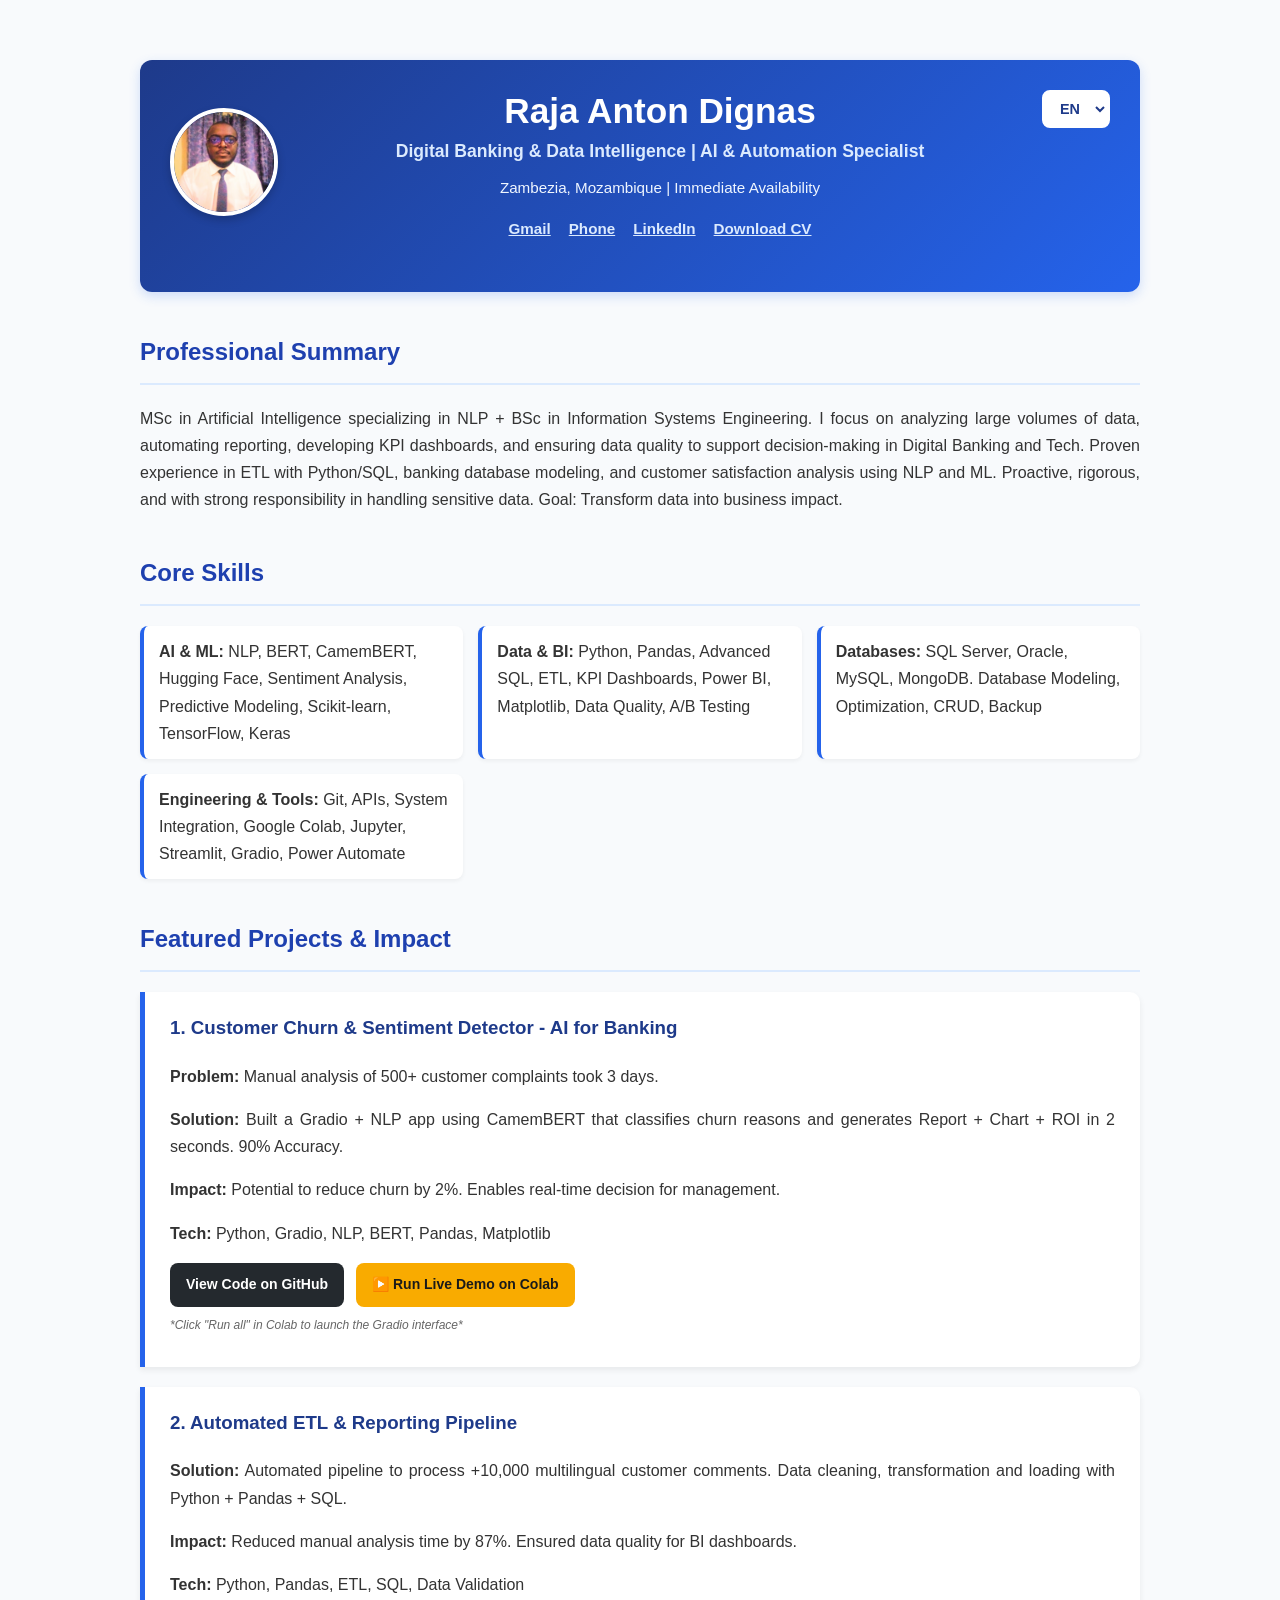
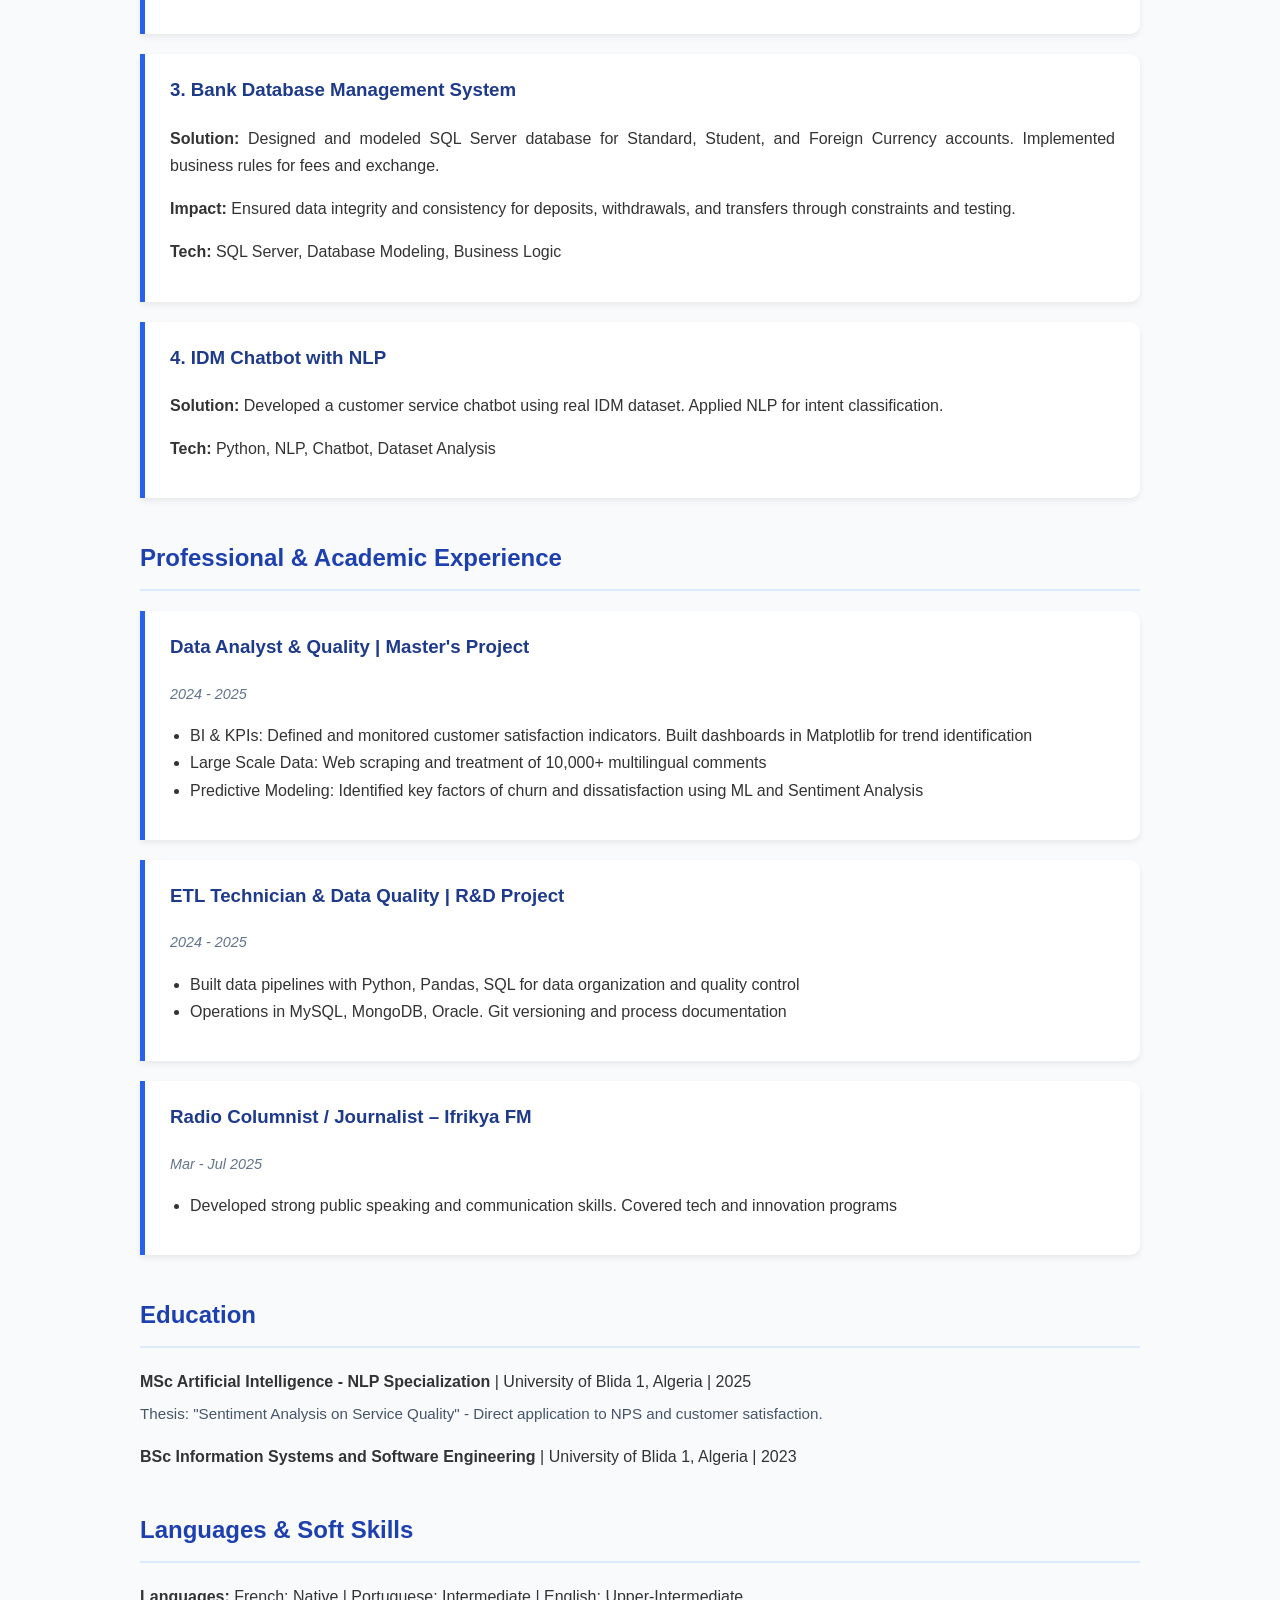
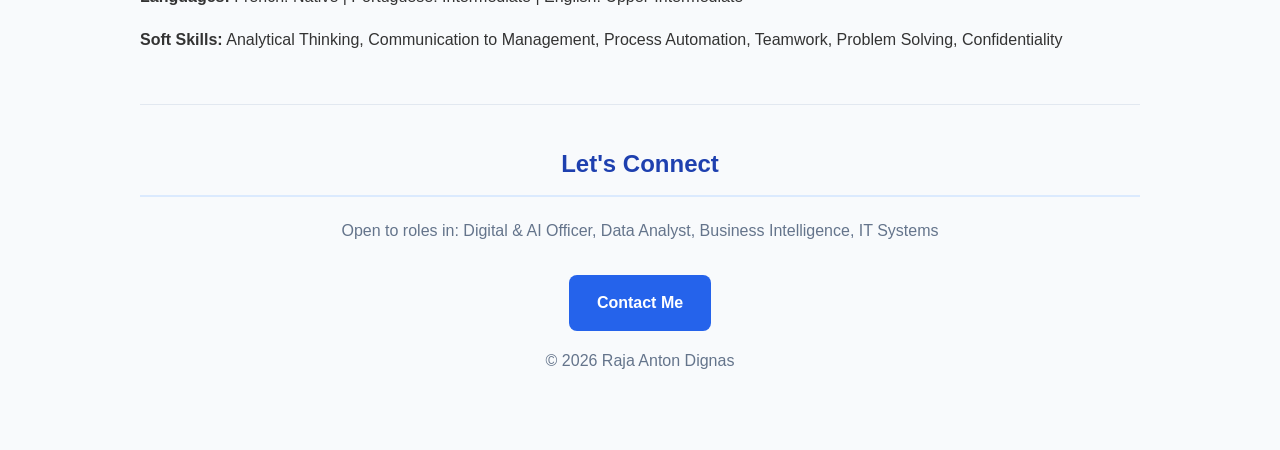
<file: index.html>
<!DOCTYPE html>
<html lang="en">
<head>
  <meta charset="UTF-8">
  <meta name="viewport" content="width=device-width, initial-scale=1.0">
  <title>Raja Anton Dignas | Digital, Data & AI Specialist</title>
  <link rel="stylesheet" href="style.css">
  <!-- Google tag (gtag.js) -->
<script async src="https://www.googletagmanager.com/gtag/js?id=G-S1X7XJHLY7"></script>
<script>
  window.dataLayer = window.dataLayer || [];
  function gtag(){dataLayer.push(arguments);}
  gtag('js', new Date());

  gtag('config', 'G-S1X7XJHLY7');
</script>
</head>
<body>
  <header>
  <div class="header-top">
    <!-- 1. Photo à Gauche -->
    <div class="header-left">
      <img src="photo.jpg" alt="Raja Anton Dignas" class="profile-pic">
    </div>

    <!-- 2. Nom + Infos au Centre -->
    <div class="header-center">
      <h1>Raja Anton Dignas</h1>
      <p class="subtitle">Digital Banking & Data Intelligence | AI & Automation Specialist</p>
      <p class="header-info">Zambezia, Mozambique | Immediate Availability</p>

      <!-- Les liens en dessous du nom -->
      <div class="links">
        <a href="mailto:rajadignas@gmail.com" target="_blank">Gmail</a>
        <a href="tel:+258849115598">Phone</a>
        <a href="https://linkedin.com/in/raja-dignas-117759208" target="_blank">LinkedIn</a>
        <a href="CV_Raja_Dignas_EN.pdf" target="_blank">Download CV</a>
      </div>
    </div>

    <!-- 3. Langue à Droite -->
    <div class="header-right">
      <div class="lang-dropdown">
        <select onchange="window.location.href=this.value">
          <option value="index.html" selected>EN</option>
          <option value="index_pt.html">PT</option>
          <option value="index_fr.html">FR</option>
        </select>
      </div>
    </div>
  </div>
  </header>
  <main>
    <section>
      <h2>Professional Summary</h2>
      <p>MSc in Artificial Intelligence specializing in NLP + BSc in Information Systems Engineering. 
      I focus on analyzing large volumes of data, automating reporting, developing KPI dashboards, and ensuring data quality to support decision-making in Digital Banking and Tech.  
      Proven experience in ETL with Python/SQL, banking database modeling, and customer satisfaction analysis using NLP and ML. 
      Proactive, rigorous, and with strong responsibility in handling sensitive data. Goal: Transform data into business impact.</p>
    </section>

    <section>
      <h2>Core Skills</h2>
      <div class="skills-grid">
        <div><b>AI & ML:</b> NLP, BERT, CamemBERT, Hugging Face, Sentiment Analysis, Predictive Modeling, Scikit-learn, TensorFlow, Keras</div>
        <div><b>Data & BI:</b> Python, Pandas, Advanced SQL, ETL, KPI Dashboards, Power BI, Matplotlib, Data Quality, A/B Testing</div>
        <div><b>Databases:</b> SQL Server, Oracle, MySQL, MongoDB. Database Modeling, Optimization, CRUD, Backup</div>
        <div><b>Engineering & Tools:</b> Git, APIs, System Integration, Google Colab, Jupyter, Streamlit, Gradio, Power Automate</div>
      </div>
    </section>

    <section>
      <h2>Featured Projects & Impact</h2>

      <div class="projet">
  <h3>1. Customer Churn & Sentiment Detector - AI for Banking</h3>
  <p><b>Problem:</b> Manual analysis of 500+ customer complaints took 3 days.</p>
  <p><b>Solution:</b> Built a Gradio + NLP app using CamemBERT that classifies churn reasons and generates Report + Chart + ROI in 2 seconds. 90% Accuracy.</p>
  <p><b>Impact:</b> Potential to reduce churn by 2%. Enables real-time decision for management.</p>
  <p><b>Tech:</b> Python, Gradio, NLP, BERT, Pandas, Matplotlib</p>
  
  <div class="project-buttons">
    <a href="https://github.com/JeremieRaja/my_portefolio.github.io/blob/main/projects/churn-detector/app.py" target="_blank" class="btn-code">
      View Code on GitHub
    </a>
    <a href="https://colab.research.google.com/github/JeremieRaja/my_portefolio.github.io/blob/main/projects/churn-detector/churn_detector_abc.ipynb" target="_blank" class="btn-demo">
      ▶️ Run Live Demo on Colab
    </a>
  </div>
  <p class="demo-note">*Click "Run all" in Colab to launch the Gradio interface*</p>
      </div>

      <div class="projet">
        <h3>2. Automated ETL & Reporting Pipeline</h3>
        <p><b>Solution:</b> Automated pipeline to process +10,000 multilingual customer comments. Data cleaning, transformation and loading with Python + Pandas + SQL.</p>
        <p><b>Impact:</b> Reduced manual analysis time by 87%. Ensured data quality for BI dashboards.</p>
        <p><b>Tech:</b> Python, Pandas, ETL, SQL, Data Validation</p>
      </div>
      
      <div class="projet">
        <h3>3. Bank Database Management System</h3>
        <p><b>Solution:</b> Designed and modeled SQL Server database for Standard, Student, and Foreign Currency accounts. Implemented business rules for fees and exchange.</p>
        <p><b>Impact:</b> Ensured data integrity and consistency for deposits, withdrawals, and transfers through constraints and testing.</p>
        <p><b>Tech:</b> SQL Server, Database Modeling, Business Logic</p>
      </div>

      <div class="projet">
        <h3>4. IDM Chatbot with NLP</h3>
        <p><b>Solution:</b> Developed a customer service chatbot using real IDM dataset. Applied NLP for intent classification.</p>
        <p><b>Tech:</b> Python, NLP, Chatbot, Dataset Analysis</p>
      </div>
    </section>

    <section>
      <h2>Professional & Academic Experience</h2>
      <div class="job">
        <h3>Data Analyst & Quality | Master's Project</h3>
        <p class="date">2024 - 2025</p>
        <ul>
          <li>BI & KPIs: Defined and monitored customer satisfaction indicators. Built dashboards in Matplotlib for trend identification</li>
          <li>Large Scale Data: Web scraping and treatment of 10,000+ multilingual comments</li>
          <li>Predictive Modeling: Identified key factors of churn and dissatisfaction using ML and Sentiment Analysis</li>
        </ul>
      </div>
      <div class="job">
        <h3>ETL Technician & Data Quality | R&D Project</h3>
        <p class="date">2024 - 2025</p>
        <ul>
          <li>Built data pipelines with Python, Pandas, SQL for data organization and quality control</li>
          <li>Operations in MySQL, MongoDB, Oracle. Git versioning and process documentation</li>
        </ul>
      </div>
       <div class="job">
        <h3>Radio Columnist / Journalist – Ifrikya FM</h3>
        <p class="date">Mar - Jul 2025</p>
        <ul>
          <li>Developed strong public speaking and communication skills. Covered tech and innovation programs</li>
        </ul>
      </div>
    </section>

    <section>
      <h2>Education</h2>
      <p><b>MSc Artificial Intelligence - NLP Specialization</b> | University of Blida 1, Algeria | 2025</p>
      <p class="thesis">Thesis: "Sentiment Analysis on Service Quality" - Direct application to NPS and customer satisfaction.</p>
      <p><b>BSc Information Systems and Software Engineering</b> | University of Blida 1, Algeria | 2023</p>
    </section>

    <section>
      <h2>Languages & Soft Skills</h2>
      <p><b>Languages:</b> French: Native | Portuguese: Intermediate | English: Upper-Intermediate</p>
      <p><b>Soft Skills:</b> Analytical Thinking, Communication to Management, Process Automation, Teamwork, Problem Solving, Confidentiality</p>
    </section>
  </main>

  <footer>
    <h2>Let's Connect</h2>
    <p>Open to roles in: Digital & AI Officer, Data Analyst, Business Intelligence, IT Systems</p>
    <a href="mailto:rajadignas@gmail.com" class="btn">Contact Me</a>
    <p>© 2026 Raja Anton Dignas</p>
  </footer>
  <script>
window.chatbaseConfig = { language: 'en' }
</script>
<script>
(function(){if(!window.chatbase||window.chatbase("getState")!=="initialized"){window.chatbase=(...arguments)=>{if(!window.chatbase.q){window.chatbase.q=[]}window.chatbase.q.push(arguments)};window.chatbase=new Proxy(window.chatbase,{get(target,prop){if(prop==="q"){return target.q}return(...args)=>target(prop,...args)}})}const onLoad=function(){const script=document.createElement("script");script.src="https://www.chatbase.co/embed.min.js";script.id="YCt8oozWC76lnCBlqDg6C";script.domain="www.chatbase.co";document.body.appendChild(script)};if(document.readyState==="complete"){onLoad()}else{window.addEventListener("load",onLoad)}})();
  </script>
</body>
  </html>
</file>
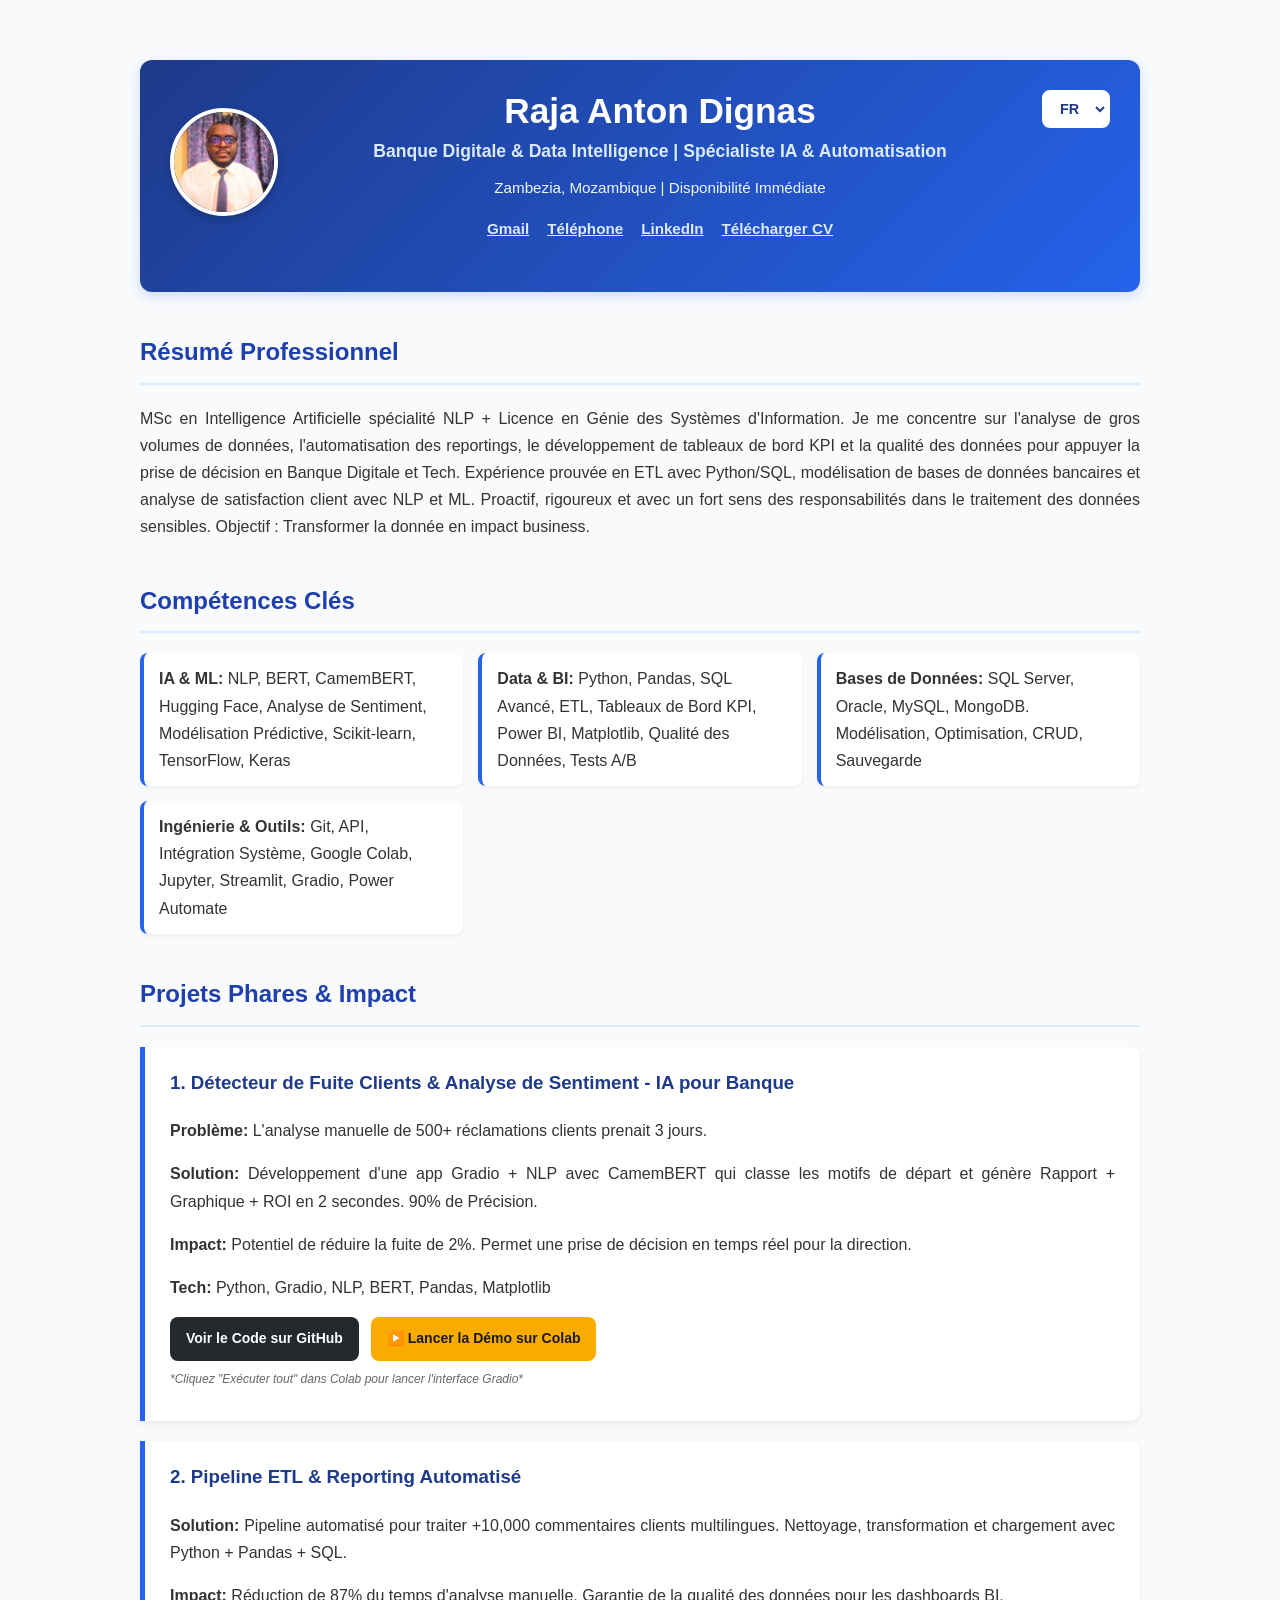
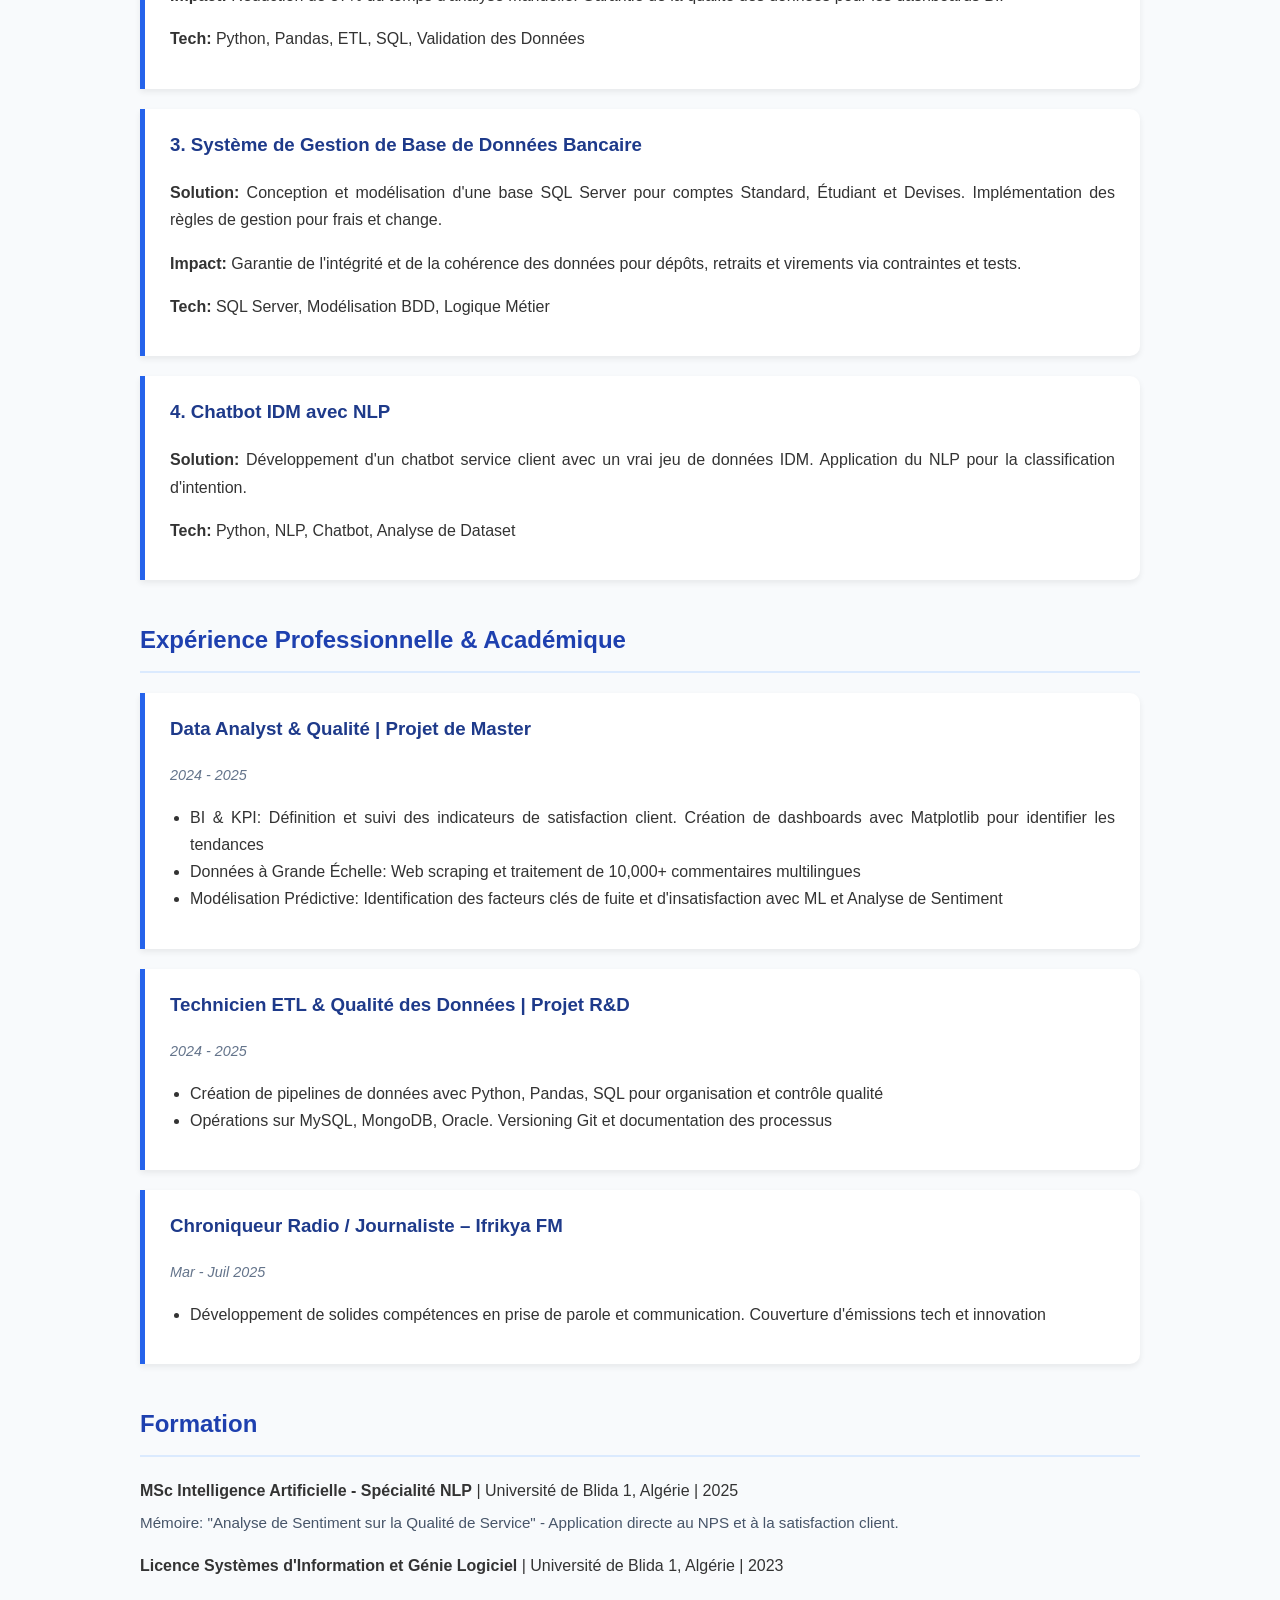
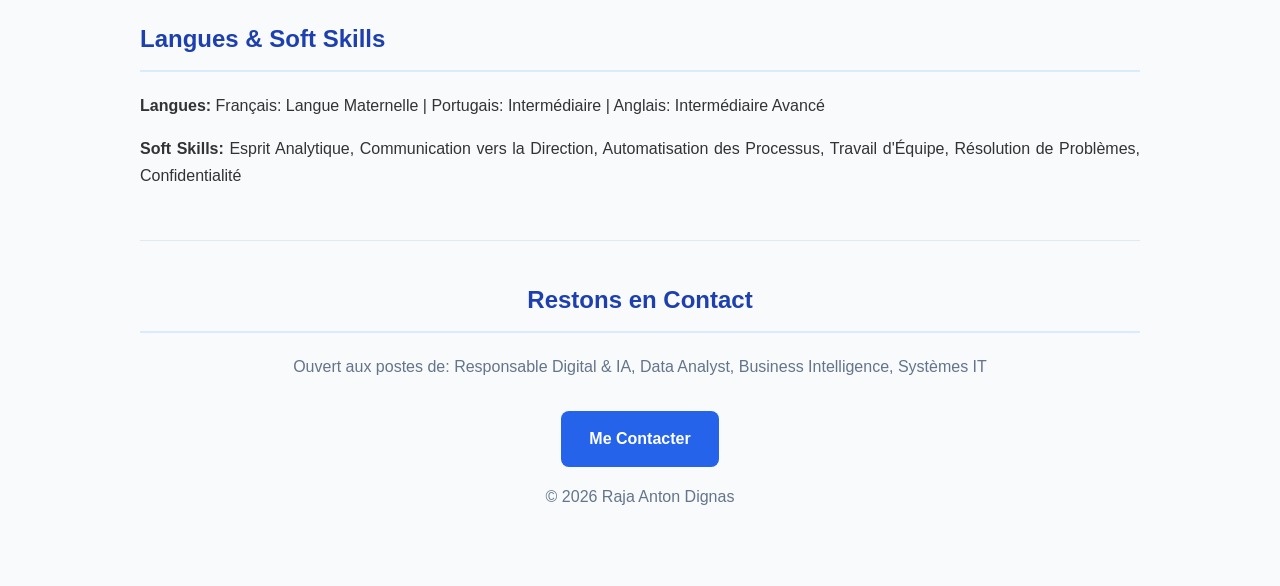
<file: index_fr.html>
<!DOCTYPE html>
<html lang="fr">
<head>
  <meta charset="UTF-8">
  <meta name="viewport" content="width=device-width, initial-scale=1.0">
  <title>Raja Anton Dignas | Spécialiste Digital, Data & IA</title>
  <link rel="stylesheet" href="style.css">
  <!-- Google tag (gtag.js) -->
<script async src="https://www.googletagmanager.com/gtag/js?id=G-S1X7XJHLY7"></script>
<script>
  window.dataLayer = window.dataLayer || [];
  function gtag(){dataLayer.push(arguments);}
  gtag('js', new Date());

  gtag('config', 'G-S1X7XJHLY7');
</script>
</head>
<body>
  <header>
  <div class="header-top">
    <!-- 1. Photo à Gauche -->
    <div class="header-left">
      <img src="photo.jpg" alt="Raja Anton Dignas" class="profile-pic">
    </div>

    <!-- 2. Nom + Infos au Centre -->
    <div class="header-center">
      <h1>Raja Anton Dignas</h1>
      <p class="subtitle">Banque Digitale & Data Intelligence | Spécialiste IA & Automatisation</p>
      <p class="header-info">Zambezia, Mozambique | Disponibilité Immédiate</p>

      <!-- Les liens en dessous du nom -->
      <div class="links">
        <a href="mailto:rajadignas@gmail.com" target="_blank">Gmail</a>
        <a href="tel:+258849115598">Téléphone</a>
        <a href="https://linkedin.com/in/raja-dignas-117759208" target="_blank">LinkedIn</a>
        <a href="CV_Raja_Dignas_FR.pdf" target="_blank">Télécharger CV</a>
      </div>
    </div>

    <!-- 3. Langue à Droite -->
    <div class="header-right">
      <div class="lang-dropdown">
        <select onchange="window.location.href=this.value">
          <option value="index.html">EN</option>
          <option value="index_pt.html">PT</option>
          <option value="index_fr.html" selected>FR</option>
        </select>
      </div>
    </div>
  </div>
  </header>
  <main>
    <section>
      <h2>Résumé Professionnel</h2>
      <p>MSc en Intelligence Artificielle spécialité NLP + Licence en Génie des Systèmes d'Information. 
      Je me concentre sur l'analyse de gros volumes de données, l'automatisation des reportings, le développement de tableaux de bord KPI et la qualité des données pour appuyer la prise de décision en Banque Digitale et Tech.  
      Expérience prouvée en ETL avec Python/SQL, modélisation de bases de données bancaires et analyse de satisfaction client avec NLP et ML. 
      Proactif, rigoureux et avec un fort sens des responsabilités dans le traitement des données sensibles. Objectif : Transformer la donnée en impact business.</p>
    </section>

    <section>
      <h2>Compétences Clés</h2>
      <div class="skills-grid">
        <div><b>IA & ML:</b> NLP, BERT, CamemBERT, Hugging Face, Analyse de Sentiment, Modélisation Prédictive, Scikit-learn, TensorFlow, Keras</div>
        <div><b>Data & BI:</b> Python, Pandas, SQL Avancé, ETL, Tableaux de Bord KPI, Power BI, Matplotlib, Qualité des Données, Tests A/B</div>
        <div><b>Bases de Données:</b> SQL Server, Oracle, MySQL, MongoDB. Modélisation, Optimisation, CRUD, Sauvegarde</div>
        <div><b>Ingénierie & Outils:</b> Git, API, Intégration Système, Google Colab, Jupyter, Streamlit, Gradio, Power Automate</div>
      </div>
    </section>

    <section>
      <h2>Projets Phares & Impact</h2>

      <div class="projet">
  <h3>1. Détecteur de Fuite Clients & Analyse de Sentiment - IA pour Banque</h3>
  <p><b>Problème:</b> L'analyse manuelle de 500+ réclamations clients prenait 3 jours.</p>
  <p><b>Solution:</b> Développement d'une app Gradio + NLP avec CamemBERT qui classe les motifs de départ et génère Rapport + Graphique + ROI en 2 secondes. 90% de Précision.</p>
  <p><b>Impact:</b> Potentiel de réduire la fuite de 2%. Permet une prise de décision en temps réel pour la direction.</p>
  <p><b>Tech:</b> Python, Gradio, NLP, BERT, Pandas, Matplotlib</p>
  
  <div class="project-buttons">
    <a href="https://github.com/JeremieRaja/my_portefolio.github.io/blob/main/projects/churn-detector/app.py" target="_blank" class="btn-code">
      Voir le Code sur GitHub
    </a>
    <a href="https://colab.research.google.com/github/JeremieRaja/my_portefolio.github.io/blob/main/projects/churn-detector/churn_detector_abc.ipynb" target="_blank" class="btn-demo">
      ▶️ Lancer la Démo sur Colab
    </a>
  </div>
  <p class="demo-note">*Cliquez "Exécuter tout" dans Colab pour lancer l'interface Gradio*</p>
      </div>

      <div class="projet">
        <h3>2. Pipeline ETL & Reporting Automatisé</h3>
        <p><b>Solution:</b> Pipeline automatisé pour traiter +10,000 commentaires clients multilingues. Nettoyage, transformation et chargement avec Python + Pandas + SQL.</p>
        <p><b>Impact:</b> Réduction de 87% du temps d'analyse manuelle. Garantie de la qualité des données pour les dashboards BI.</p>
        <p><b>Tech:</b> Python, Pandas, ETL, SQL, Validation des Données</p>
      </div>
      
      <div class="projet">
        <h3>3. Système de Gestion de Base de Données Bancaire</h3>
        <p><b>Solution:</b> Conception et modélisation d'une base SQL Server pour comptes Standard, Étudiant et Devises. Implémentation des règles de gestion pour frais et change.</p>
        <p><b>Impact:</b> Garantie de l'intégrité et de la cohérence des données pour dépôts, retraits et virements via contraintes et tests.</p>
        <p><b>Tech:</b> SQL Server, Modélisation BDD, Logique Métier</p>
      </div>

      <div class="projet">
        <h3>4. Chatbot IDM avec NLP</h3>
        <p><b>Solution:</b> Développement d'un chatbot service client avec un vrai jeu de données IDM. Application du NLP pour la classification d'intention.</p>
        <p><b>Tech:</b> Python, NLP, Chatbot, Analyse de Dataset</p>
      </div>
    </section>

    <section>
      <h2>Expérience Professionnelle & Académique</h2>
      <div class="job">
        <h3>Data Analyst & Qualité | Projet de Master</h3>
        <p class="date">2024 - 2025</p>
        <ul>
          <li>BI & KPI: Définition et suivi des indicateurs de satisfaction client. Création de dashboards avec Matplotlib pour identifier les tendances</li>
          <li>Données à Grande Échelle: Web scraping et traitement de 10,000+ commentaires multilingues</li>
          <li>Modélisation Prédictive: Identification des facteurs clés de fuite et d'insatisfaction avec ML et Analyse de Sentiment</li>
        </ul>
      </div>
      <div class="job">
        <h3>Technicien ETL & Qualité des Données | Projet R&D</h3>
        <p class="date">2024 - 2025</p>
        <ul>
          <li>Création de pipelines de données avec Python, Pandas, SQL pour organisation et contrôle qualité</li>
          <li>Opérations sur MySQL, MongoDB, Oracle. Versioning Git et documentation des processus</li>
        </ul>
      </div>
       <div class="job">
        <h3>Chroniqueur Radio / Journaliste – Ifrikya FM</h3>
        <p class="date">Mar - Juil 2025</p>
        <ul>
          <li>Développement de solides compétences en prise de parole et communication. Couverture d'émissions tech et innovation</li>
        </ul>
      </div>
    </section>

    <section>
      <h2>Formation</h2>
      <p><b>MSc Intelligence Artificielle - Spécialité NLP</b> | Université de Blida 1, Algérie | 2025</p>
      <p class="thesis">Mémoire: "Analyse de Sentiment sur la Qualité de Service" - Application directe au NPS et à la satisfaction client.</p>
      <p><b>Licence Systèmes d'Information et Génie Logiciel</b> | Université de Blida 1, Algérie | 2023</p>
    </section>

    <section>
      <h2>Langues & Soft Skills</h2>
      <p><b>Langues:</b> Français: Langue Maternelle | Portugais: Intermédiaire | Anglais: Intermédiaire Avancé</p>
      <p><b>Soft Skills:</b> Esprit Analytique, Communication vers la Direction, Automatisation des Processus, Travail d'Équipe, Résolution de Problèmes, Confidentialité</p>
    </section>
  </main>

  <footer>
    <h2>Restons en Contact</h2>
    <p>Ouvert aux postes de: Responsable Digital & IA, Data Analyst, Business Intelligence, Systèmes IT</p>
    <a href="mailto:rajadignas@gmail.com" class="btn">Me Contacter</a>
    <p>© 2026 Raja Anton Dignas</p>
  </footer>
  <script>
window.chatbaseConfig = { language: 'fr' }
</script>
<script>
(function(){if(!window.chatbase||window.chatbase("getState")!=="initialized"){window.chatbase=(...arguments)=>{if(!window.chatbase.q){window.chatbase.q=[]}window.chatbase.q.push(arguments)};window.chatbase=new Proxy(window.chatbase,{get(target,prop){if(prop==="q"){return target.q}return(...args)=>target(prop,...args)}})}const onLoad=function(){const script=document.createElement("script");script.src="https://www.chatbase.co/embed.min.js";script.id="YCt8oozWC76lnCBlqDg6C";script.domain="www.chatbase.co";document.body.appendChild(script)};if(document.readyState==="complete"){onLoad()}else{window.addEventListener("load",onLoad)}})();
</script>
</body>
</html>
</file>
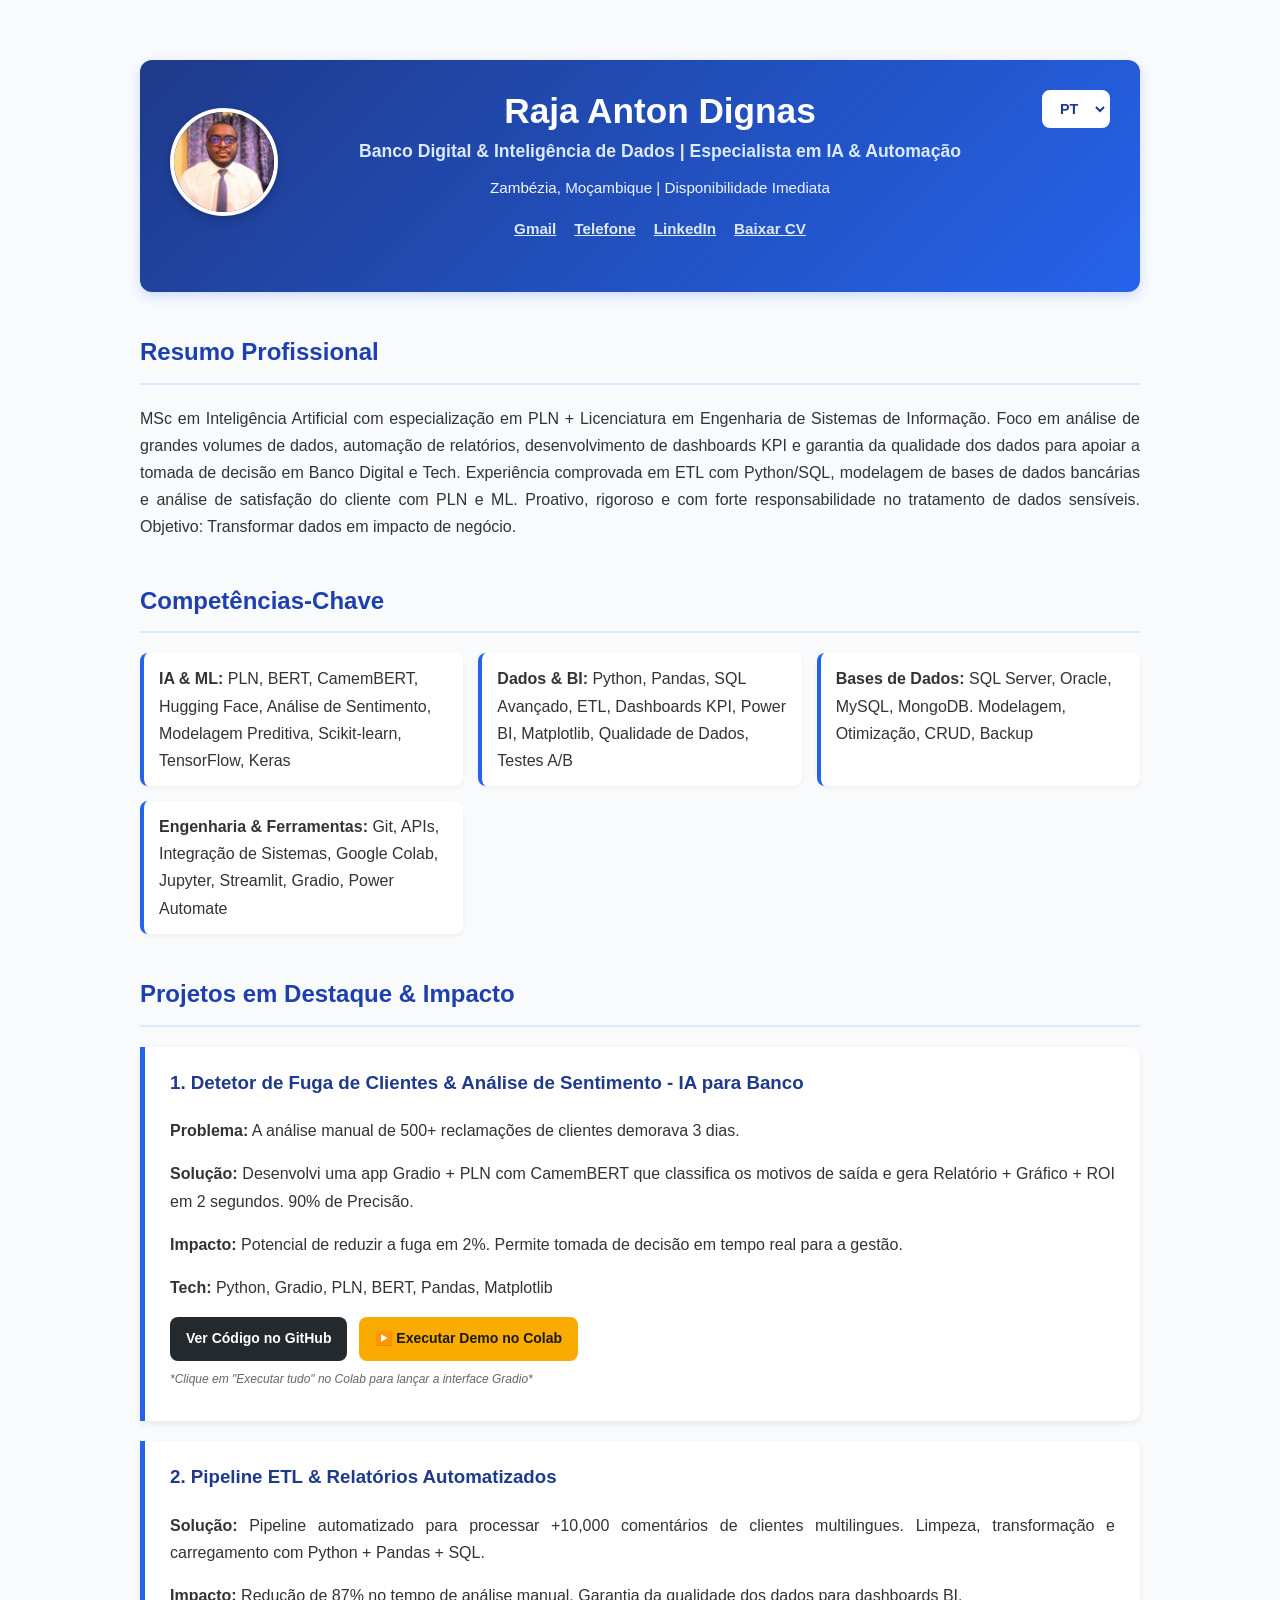
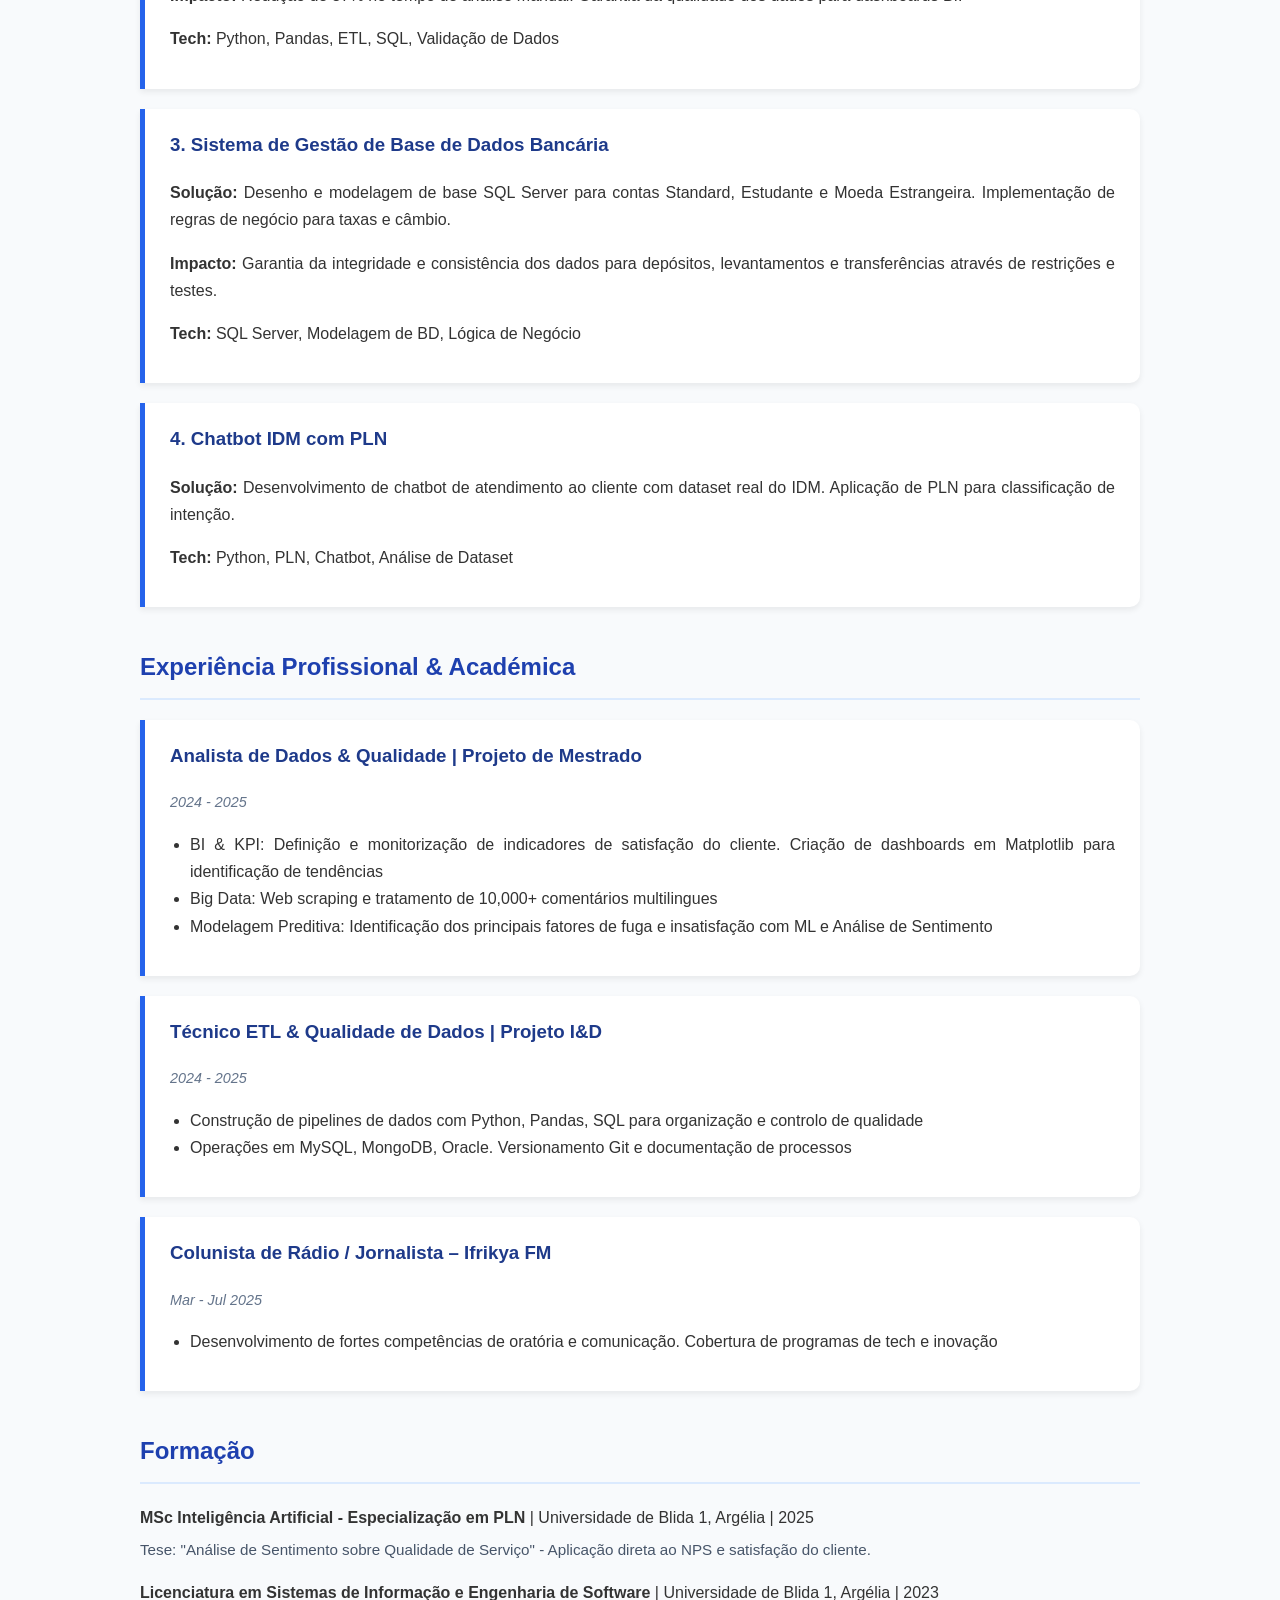
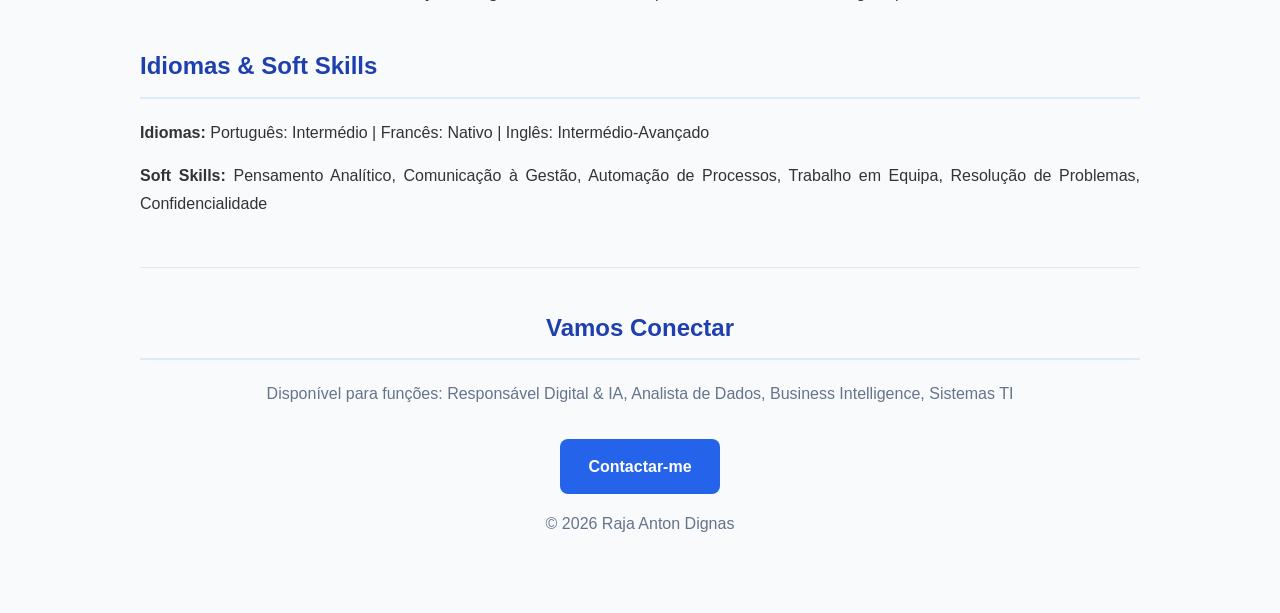
<file: index_pt.html>
<!DOCTYPE html>
<html lang="pt">
<head>
  <meta charset="UTF-8">
  <meta name="viewport" content="width=device-width, initial-scale=1.0">
  <title>Raja Anton Dignas | Especialista em Digital, Dados & IA</title>
  <link rel="stylesheet" href="style.css">
  <!-- Google tag (gtag.js) -->
<script async src="https://www.googletagmanager.com/gtag/js?id=G-S1X7XJHLY7"></script>
<script>
  window.dataLayer = window.dataLayer || [];
  function gtag(){dataLayer.push(arguments);}
  gtag('js', new Date());

  gtag('config', 'G-S1X7XJHLY7');
</script>
</head>
<body>
  <header>
  <div class="header-top">
    <!-- 1. Foto à Esquerda -->
    <div class="header-left">
      <img src="photo.jpg" alt="Raja Anton Dignas" class="profile-pic">
    </div>

    <!-- 2. Nome + Info ao Centro -->
    <div class="header-center">
      <h1>Raja Anton Dignas</h1>
      <p class="subtitle">Banco Digital & Inteligência de Dados | Especialista em IA & Automação</p>
      <p class="header-info">Zambézia, Moçambique | Disponibilidade Imediata</p>

      <!-- Os links abaixo do nome -->
      <div class="links">
        <a href="mailto:rajadignas@gmail.com" target="_blank">Gmail</a>
        <a href="tel:+258849115598">Telefone</a>
        <a href="https://linkedin.com/in/raja-dignas-117759208" target="_blank">LinkedIn</a>
        <a href="CV_Raja_Dignas_PT.pdf" target="_blank">Baixar CV</a>
      </div>
    </div>

    <!-- 3. Idioma à Direita -->
    <div class="header-right">
      <div class="lang-dropdown">
        <select onchange="window.location.href=this.value">
          <option value="index.html">EN</option>
          <option value="index_pt.html" selected>PT</option>
          <option value="index_fr.html">FR</option>
        </select>
      </div>
    </div>
  </div>
  </header>
  <main>
    <section>
      <h2>Resumo Profissional</h2>
      <p>MSc em Inteligência Artificial com especialização em PLN + Licenciatura em Engenharia de Sistemas de Informação. 
      Foco em análise de grandes volumes de dados, automação de relatórios, desenvolvimento de dashboards KPI e garantia da qualidade dos dados para apoiar a tomada de decisão em Banco Digital e Tech.  
      Experiência comprovada em ETL com Python/SQL, modelagem de bases de dados bancárias e análise de satisfação do cliente com PLN e ML. 
      Proativo, rigoroso e com forte responsabilidade no tratamento de dados sensíveis. Objetivo: Transformar dados em impacto de negócio.</p>
    </section>

    <section>
      <h2>Competências-Chave</h2>
      <div class="skills-grid">
        <div><b>IA & ML:</b> PLN, BERT, CamemBERT, Hugging Face, Análise de Sentimento, Modelagem Preditiva, Scikit-learn, TensorFlow, Keras</div>
        <div><b>Dados & BI:</b> Python, Pandas, SQL Avançado, ETL, Dashboards KPI, Power BI, Matplotlib, Qualidade de Dados, Testes A/B</div>
        <div><b>Bases de Dados:</b> SQL Server, Oracle, MySQL, MongoDB. Modelagem, Otimização, CRUD, Backup</div>
        <div><b>Engenharia & Ferramentas:</b> Git, APIs, Integração de Sistemas, Google Colab, Jupyter, Streamlit, Gradio, Power Automate</div>
      </div>
    </section>

    <section>
      <h2>Projetos em Destaque & Impacto</h2>

      <div class="projet">
  <h3>1. Detetor de Fuga de Clientes & Análise de Sentimento - IA para Banco</h3>
  <p><b>Problema:</b> A análise manual de 500+ reclamações de clientes demorava 3 dias.</p>
  <p><b>Solução:</b> Desenvolvi uma app Gradio + PLN com CamemBERT que classifica os motivos de saída e gera Relatório + Gráfico + ROI em 2 segundos. 90% de Precisão.</p>
  <p><b>Impacto:</b> Potencial de reduzir a fuga em 2%. Permite tomada de decisão em tempo real para a gestão.</p>
  <p><b>Tech:</b> Python, Gradio, PLN, BERT, Pandas, Matplotlib</p>
  
  <div class="project-buttons">
    <a href="https://github.com/JeremieRaja/my_portefolio.github.io/blob/main/projects/churn-detector/app.py" target="_blank" class="btn-code">
      Ver Código no GitHub
    </a>
    <a href="https://colab.research.google.com/github/JeremieRaja/my_portefolio.github.io/blob/main/projects/churn-detector/churn_detector_abc.ipynb" target="_blank" class="btn-demo">
      ▶️ Executar Demo no Colab
    </a>
  </div>
  <p class="demo-note">*Clique em "Executar tudo" no Colab para lançar a interface Gradio*</p>
      </div>

      <div class="projet">
        <h3>2. Pipeline ETL & Relatórios Automatizados</h3>
        <p><b>Solução:</b> Pipeline automatizado para processar +10,000 comentários de clientes multilingues. Limpeza, transformação e carregamento com Python + Pandas + SQL.</p>
        <p><b>Impacto:</b> Redução de 87% no tempo de análise manual. Garantia da qualidade dos dados para dashboards BI.</p>
        <p><b>Tech:</b> Python, Pandas, ETL, SQL, Validação de Dados</p>
      </div>
      
      <div class="projet">
        <h3>3. Sistema de Gestão de Base de Dados Bancária</h3>
        <p><b>Solução:</b> Desenho e modelagem de base SQL Server para contas Standard, Estudante e Moeda Estrangeira. Implementação de regras de negócio para taxas e câmbio.</p>
        <p><b>Impacto:</b> Garantia da integridade e consistência dos dados para depósitos, levantamentos e transferências através de restrições e testes.</p>
        <p><b>Tech:</b> SQL Server, Modelagem de BD, Lógica de Negócio</p>
      </div>

      <div class="projet">
        <h3>4. Chatbot IDM com PLN</h3>
        <p><b>Solução:</b> Desenvolvimento de chatbot de atendimento ao cliente com dataset real do IDM. Aplicação de PLN para classificação de intenção.</p>
        <p><b>Tech:</b> Python, PLN, Chatbot, Análise de Dataset</p>
      </div>
    </section>

    <section>
      <h2>Experiência Profissional & Académica</h2>
      <div class="job">
        <h3>Analista de Dados & Qualidade | Projeto de Mestrado</h3>
        <p class="date">2024 - 2025</p>
        <ul>
          <li>BI & KPI: Definição e monitorização de indicadores de satisfação do cliente. Criação de dashboards em Matplotlib para identificação de tendências</li>
          <li>Big Data: Web scraping e tratamento de 10,000+ comentários multilingues</li>
          <li>Modelagem Preditiva: Identificação dos principais fatores de fuga e insatisfação com ML e Análise de Sentimento</li>
        </ul>
      </div>
      <div class="job">
        <h3>Técnico ETL & Qualidade de Dados | Projeto I&D</h3>
        <p class="date">2024 - 2025</p>
        <ul>
          <li>Construção de pipelines de dados com Python, Pandas, SQL para organização e controlo de qualidade</li>
          <li>Operações em MySQL, MongoDB, Oracle. Versionamento Git e documentação de processos</li>
        </ul>
      </div>
       <div class="job">
        <h3>Colunista de Rádio / Jornalista – Ifrikya FM</h3>
        <p class="date">Mar - Jul 2025</p>
        <ul>
          <li>Desenvolvimento de fortes competências de oratória e comunicação. Cobertura de programas de tech e inovação</li>
        </ul>
      </div>
    </section>

    <section>
      <h2>Formação</h2>
      <p><b>MSc Inteligência Artificial - Especialização em PLN</b> | Universidade de Blida 1, Argélia | 2025</p>
      <p class="thesis">Tese: "Análise de Sentimento sobre Qualidade de Serviço" - Aplicação direta ao NPS e satisfação do cliente.</p>
      <p><b>Licenciatura em Sistemas de Informação e Engenharia de Software</b> | Universidade de Blida 1, Argélia | 2023</p>
    </section>

    <section>
      <h2>Idiomas & Soft Skills</h2>
      <p><b>Idiomas:</b> Português: Intermédio | Francês: Nativo | Inglês: Intermédio-Avançado</p>
      <p><b>Soft Skills:</b> Pensamento Analítico, Comunicação à Gestão, Automação de Processos, Trabalho em Equipa, Resolução de Problemas, Confidencialidade</p>
    </section>
  </main>

  <footer>
    <h2>Vamos Conectar</h2>
    <p>Disponível para funções: Responsável Digital & IA, Analista de Dados, Business Intelligence, Sistemas TI</p>
    <a href="mailto:rajadignas@gmail.com" class="btn">Contactar-me</a>
    <p>© 2026 Raja Anton Dignas</p>
  </footer>
  <script>
window.chatbaseConfig = { language: 'pt' }
</script>
<script>
(function(){if(!window.chatbase||window.chatbase("getState")!=="initialized"){window.chatbase=(...arguments)=>{if(!window.chatbase.q){window.chatbase.q=[]}window.chatbase.q.push(arguments)};window.chatbase=new Proxy(window.chatbase,{get(target,prop){if(prop==="q"){return target.q}return(...args)=>target(prop,...args)}})}const onLoad=function(){const script=document.createElement("script");script.src="https://www.chatbase.co/embed.min.js";script.id="YCt8oozWC76lnCBlqDg6C";script.domain="www.chatbase.co";document.body.appendChild(script)};if(document.readyState==="complete"){onLoad()}else{window.addEventListener("load",onLoad)}})();
</script>
</body>
</html>
</file>
<file: style.css>
/* =======================================
   1. GENERAL
   ======================================= */
body {
  font-family: 'Segoe UI', Tahoma, Geneva, Verdana, sans-serif;
  max-width: 1000px;
  margin: 40px auto;
  padding: 20px;
  line-height: 1.7;
  color: #333;
  background-color: #f8fafc;
}

section { 
  margin-bottom: 40px; 
}

section p, .job li, .thesis {
  text-align: justify;
  text-justify: inter-word;
}

h2 {
  color: #1e40af;
  border-bottom: 2px solid #dbeafe;
  padding-bottom: 10px;
  margin-bottom: 20px;
  font-size: 1.5em;
}

ul { 
  padding-left: 20px; 
}

/* =======================================
   2. HEADER PRO AVEC FOND BANQUE
   ======================================= */
header {
  background: linear-gradient(135deg, #1e3a8a 0%, #2563eb 100%);
  color: white;
  padding: 30px;
  border-radius: 12px;
  margin-bottom: 40px;
  box-shadow: 0 4px 12px rgba(37, 99, 235, 0.2);
}

/* Layout 3 colonnes: Gauche Photo | Centre Nom | Droite Langue */
.header-top {
  display: flex;
  align-items: center;
  justify-content: space-between;
  gap: 20px;
  margin-bottom: 20px;
  flex-wrap: wrap;
}

.header-left {
  flex: 0 0 auto;
}

.header-center {
  flex: 1 1 auto;
  text-align: center;
  padding: 0 10px;
}

.header-right {
  flex: 0 0 auto;
  align-self: flex-start;
}

/* Contenu du Header */
.profile-pic {
  width: 100px;
  height: 100px;
  border-radius: 50%;
  border: 4px solid white;
  object-fit: cover;
  box-shadow: 0 4px 8px rgba(0,0,0,0.2);
  flex-shrink: 0;
}

.header-center h1 {
  color: white;
  font-size: 2.2em;
  margin: 0 0 5px 0;
  line-height: 1.2;
}

.subtitle {
  font-size: 1.1em;
  color: #dbeafe;
  font-weight: 600;
  margin: 5px 0;
}

.header-info {
  font-size: 0.95em;
  color: #eff6ff;
  margin: 8px 0 15px 0;
}

/* Menu déroulant Langue */
.lang-dropdown select {
  background: white;
  color: #1e3a8a;
  border: 2px solid white;
  padding: 8px 12px;
  border-radius: 8px;
  font-weight: bold;
  cursor: pointer;
  font-size: 0.9em;
}
.lang-dropdown select:hover { 
  background: #dbeafe; 
}

/* Liens Contact */
.links {
  display: flex;
  justify-content: center;
  flex-wrap: wrap;
  gap: 18px;
  margin-top: 15px;
}

.links a {
  color: #dbeafe;
  text-decoration: underline;
  font-weight: 600;
  font-size: 0.95em;
}

.links a:hover { 
  color: white; 
}

/* =======================================
   3. COMPETENCES & EXPERIENCE
   ======================================= */
.skills-grid {
  display: grid;
  grid-template-columns: repeat(auto-fit, minmax(300px, 1fr));
  gap: 15px;
}

.skills-grid div {
  background: #fff;
  padding: 12px 15px;
  border-radius: 8px;
  border-left: 4px solid #2563eb;
  box-shadow: 0 2px 4px rgba(0,0,0,0.05);
}

.projet, .job {
  background: #fff;
  border-left: 5px solid #2563eb;
  padding: 20px 25px;
  margin: 20px 0;
  border-radius: 0 10px 10px 0;
  box-shadow: 0 3px 6px rgba(0,0,0,0.07);
}

.projet h3, .job h3 { 
  margin-top: 0; 
  color: #1e3a8a; 
}

.date {
  color: #64748b;
  font-style: italic;
  font-size: 0.9em;
}

.thesis {
  font-size: 0.95em;
  color: #475569;
  margin-top: -10px;
  margin-bottom: 15px;
}

/* =======================================
   4. BOUTONS PROJETS - GITHUB + COLAB
   ======================================= */
.project-buttons {
  display: flex;
  gap: 12px;
  margin-top: 15px;
  flex-wrap: wrap;
}

.btn-code, .btn-demo {
  padding: 10px 16px;
  border-radius: 8px;
  text-decoration: none;
  font-weight: 600;
  font-size: 14px;
  transition: all 0.2s ease;
  display: inline-block;
}

.btn-code { 
  background-color: #24292e; /* Noir GitHub */
  color: white;
}
.btn-code:hover { 
  background-color: #000;
  transform: translateY(-2px);
}

.btn-demo { 
  background-color: #F9AB00; /* Jaune Colab */
  color: #1a1a1a;
}
.btn-demo:hover { 
  background-color: #f57c00;
  transform: translateY(-2px);
}

.demo-note {
  font-size: 12px;
  color: #666;
  margin-top: 8px;
  font-style: italic;
}

/* =======================================
   5. BOUTON CONTACT + FOOTER
   ======================================= */
.btn {
  display: inline-block;
  background: #2563eb;
  color: white !important;
  padding: 14px 28px;
  border-radius: 8px;
  text-decoration: none;
  font-weight: bold;
  margin-top: 15px;
  transition: background 0.3s;
}
.btn:hover { 
  background: #1d4ed8; 
  text-decoration: none; 
}

footer {
  text-align: center;
  margin-top: 50px;
  padding-top: 20px;
  border-top: 1px solid #e2e8f0;
  color: #64748b;
}

/* =======================================
   6. RESPONSIVE MOBILE
   ======================================= */
@media (max-width: 768px) {
  .header-top { 
    flex-direction: column; 
    text-align: center; 
    gap: 15px;
  }
  .header-right { 
    order: -1; /* Langue en haut sur mobile */
    align-self: center;
  }
  .profile-pic { 
    width: 90px; 
    height: 90px; 
  }
  .header-center h1 { 
    font-size: 1.8em; 
  }
  .skills-grid { 
    grid-template-columns: 1fr; 
  }
  }
</file>
